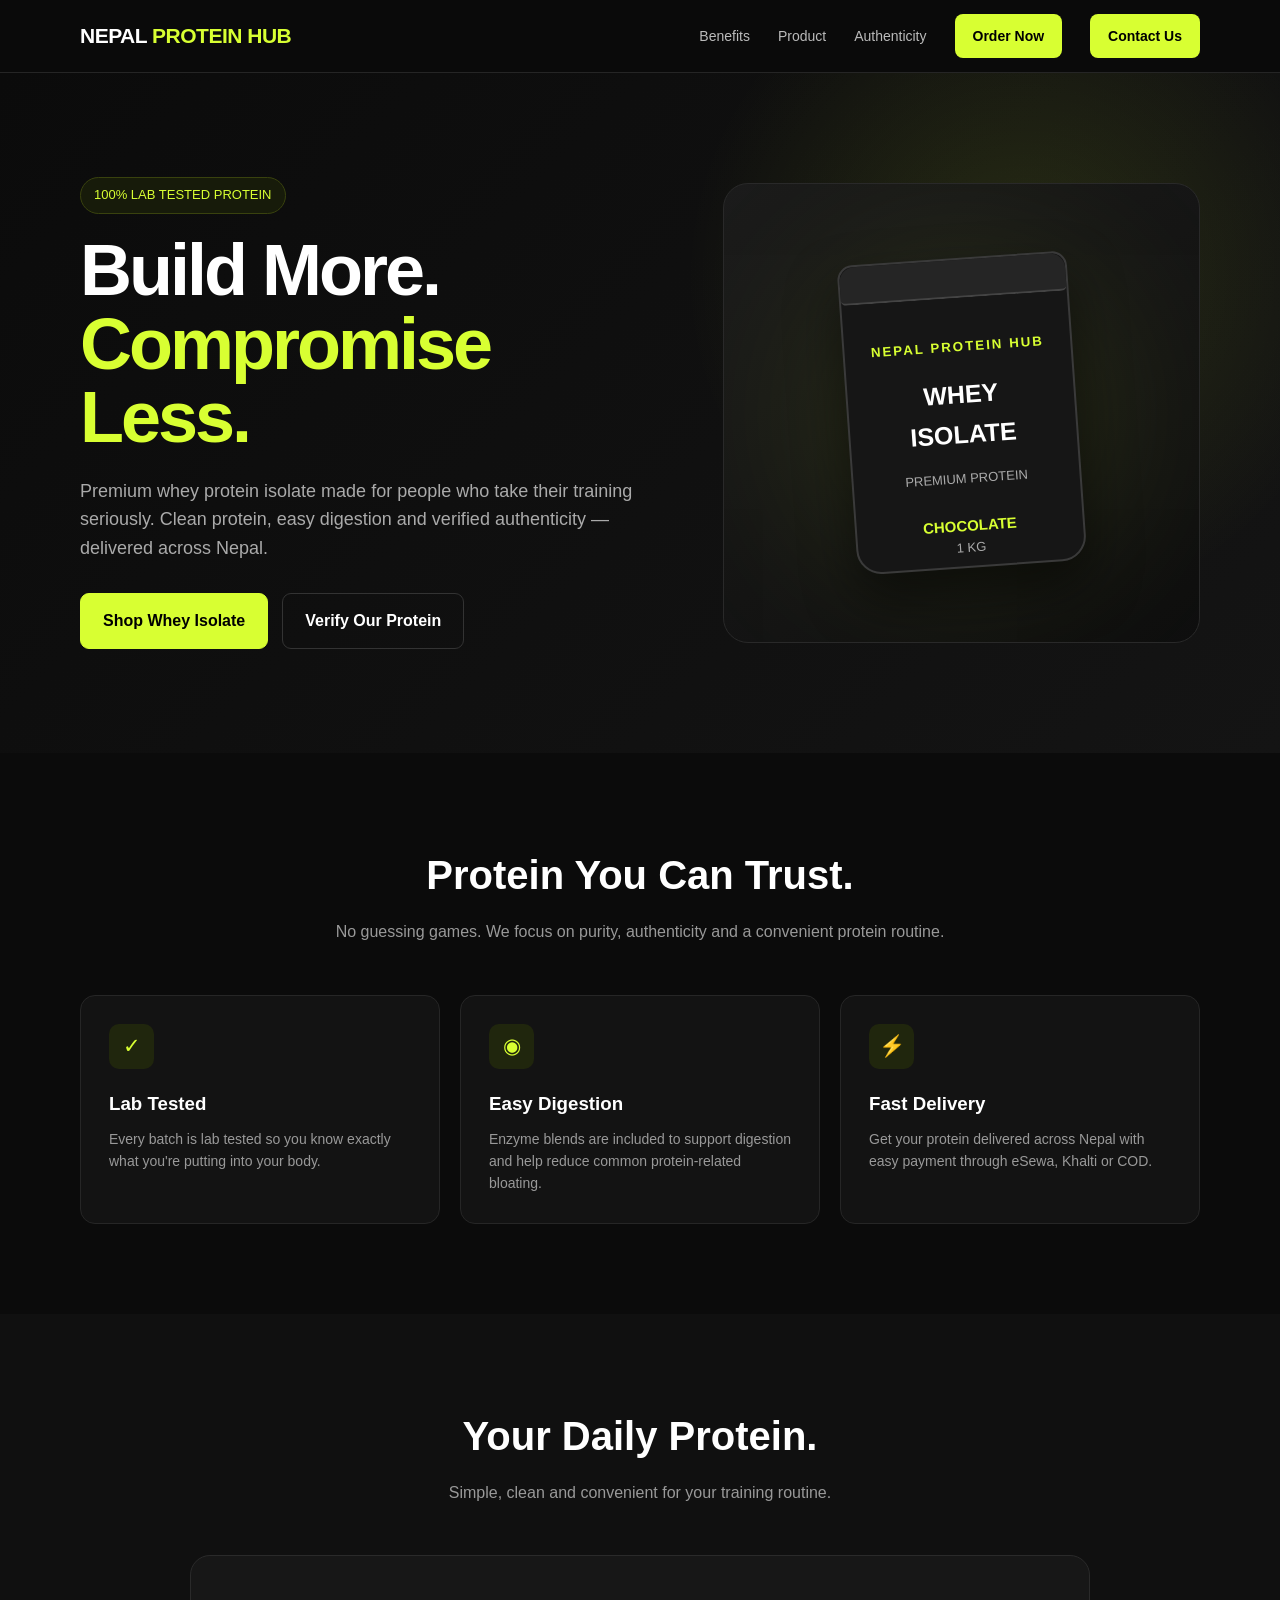
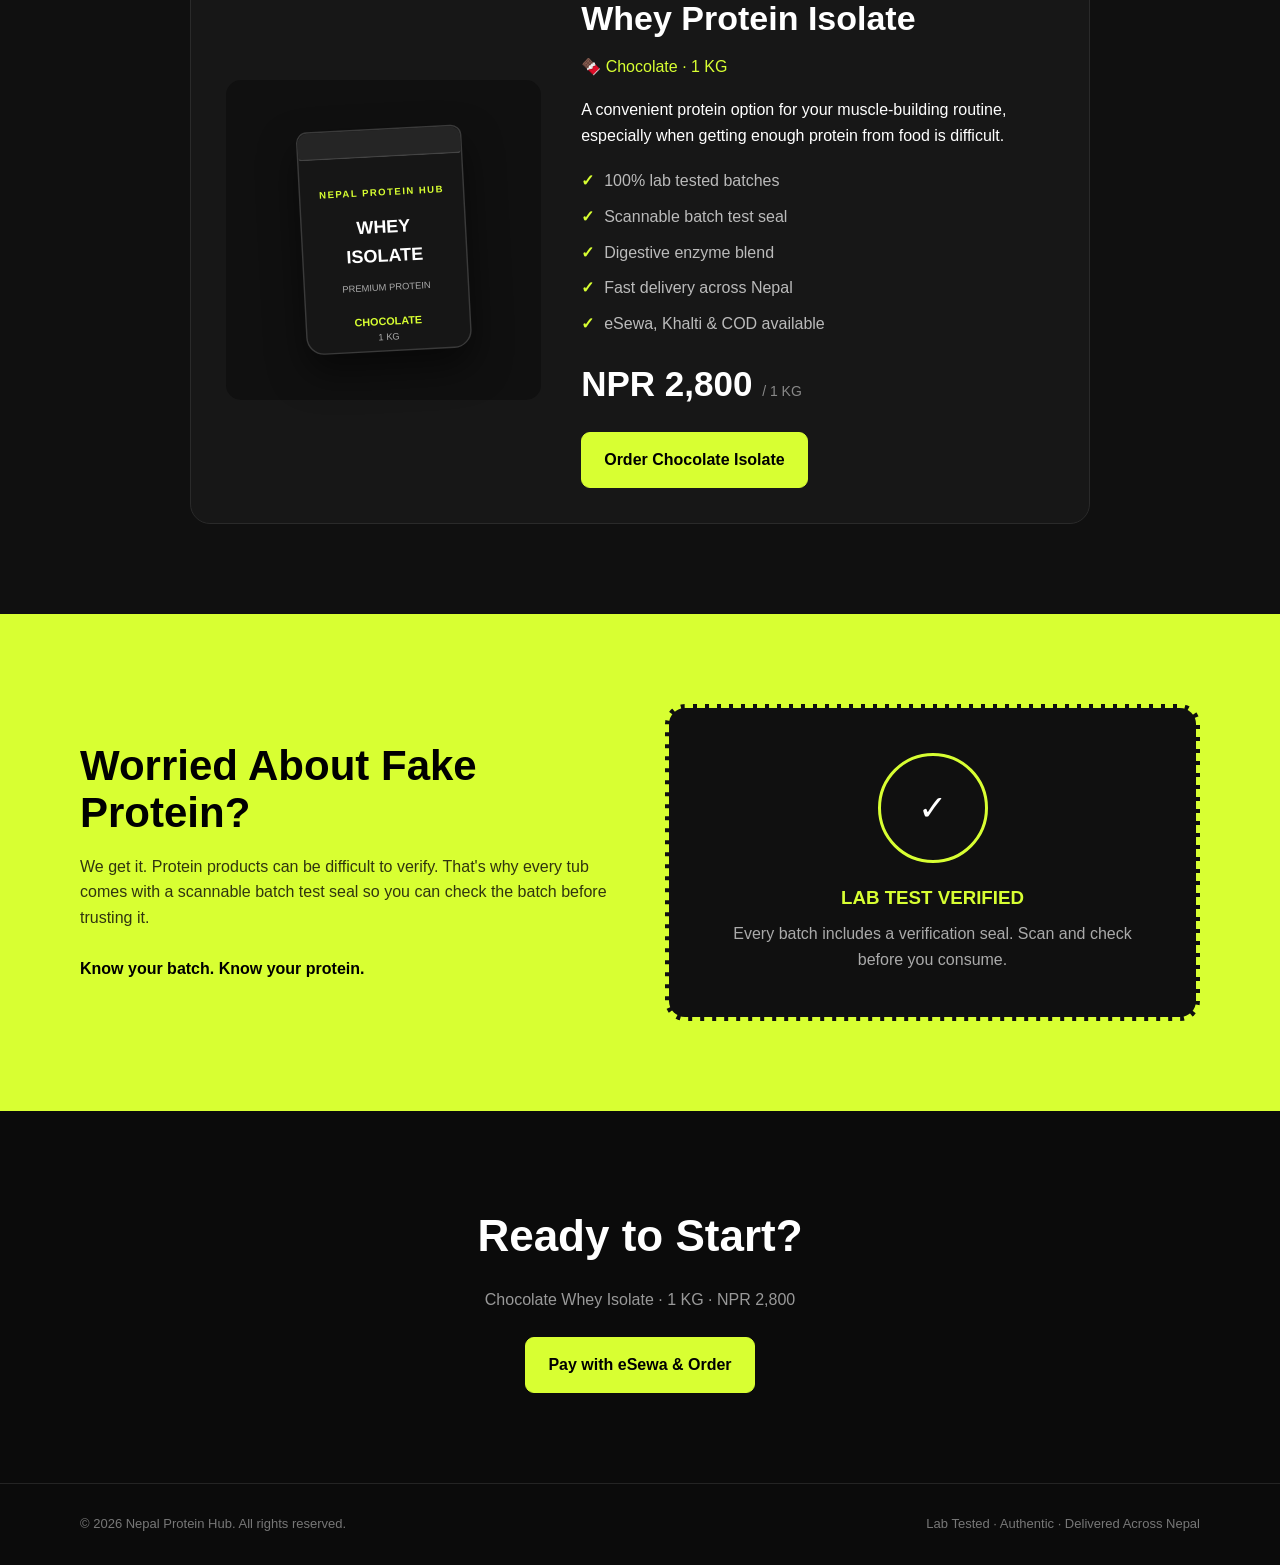
<file: index.html>
<!DOCTYPE html>
<html lang="en">
<head>
  <meta charset="UTF-8" />
  <meta name="viewport" content="width=device-width, initial-scale=1.0" />
  <title>Nepal Protein Hub | Premium Whey Protein</title>

  <style>
    * {
      margin: 0;
      padding: 0;
      box-sizing: border-box;
    }

    html {
      scroll-behavior: smooth;
    }

    body {
      font-family: Arial, Helvetica, sans-serif;
      background: #0b0b0b;
      color: #fff;
      line-height: 1.6;
    }

    a {
      text-decoration: none;
      color: inherit;
    }

    .container {
      width: min(1120px, 92%);
      margin: auto;
    }

    /* NAVBAR */
    nav {
      position: sticky;
      top: 0;
      z-index: 100;
      background: rgba(11, 11, 11, 0.95);
      border-bottom: 1px solid #252525;
      backdrop-filter: blur(10px);
    }

    .nav-inner {
      height: 72px;
      display: flex;
      align-items: center;
      justify-content: space-between;
    }

    .logo {
      font-size: 21px;
      font-weight: 800;
      letter-spacing: -0.5px;
    }

    .logo span {
      color: #d8ff32;
    }

    .nav-links {
      display: flex;
      gap: 28px;
      align-items: center;
      color: #bbb;
      font-size: 14px;
    }

    .nav-links a:hover {
      color: #fff;
    }

    .nav-btn {
      background: #d8ff32;
      color: #000;
      padding: 11px 18px;
      border-radius: 8px;
      font-weight: 700;
    }

    /* HERO */
    .hero {
      min-height: 680px;
      display: flex;
      align-items: center;
      background:
        radial-gradient(circle at 80% 30%, rgba(216,255,50,.12), transparent 30%),
        linear-gradient(135deg, #0b0b0b, #141414);
    }

    .hero-grid {
      display: grid;
      grid-template-columns: 1.1fr .9fr;
      gap: 60px;
      align-items: center;
    }

    .badge {
      display: inline-block;
      border: 1px solid #39420e;
      color: #d8ff32;
      background: #171b0a;
      padding: 7px 13px;
      border-radius: 30px;
      font-size: 13px;
      margin-bottom: 20px;
    }

    h1 {
      font-size: clamp(42px, 6vw, 72px);
      line-height: 1.02;
      letter-spacing: -3px;
      margin-bottom: 22px;
    }

    h1 span {
      color: #d8ff32;
    }

    .hero-text {
      color: #aaa;
      max-width: 560px;
      font-size: 18px;
      margin-bottom: 30px;
    }

    .buttons {
      display: flex;
      gap: 14px;
      flex-wrap: wrap;
    }

    .btn {
      display: inline-block;
      padding: 14px 22px;
      border-radius: 9px;
      font-weight: 700;
      border: 1px solid #333;
    }

    .btn-primary {
      background: #d8ff32;
      color: #000;
      border-color: #d8ff32;
    }

    .btn-secondary {
      color: #fff;
    }

    .btn:hover {
      transform: translateY(-2px);
    }

    /* PRODUCT */
    .product-box {
      min-height: 460px;
      border-radius: 25px;
      background: linear-gradient(145deg, #1b1b1b, #0e0e0e);
      border: 1px solid #292929;
      display: flex;
      justify-content: center;
      align-items: center;
      position: relative;
      overflow: hidden;
    }

    .glow {
      position: absolute;
      width: 280px;
      height: 280px;
      border-radius: 50%;
      background: #d8ff32;
      filter: blur(100px);
      opacity: .15;
    }

    .protein-tub {
      width: 230px;
      height: 310px;
      background: #161616;
      border: 2px solid #3a3a3a;
      border-radius: 15px 15px 25px 25px;
      z-index: 2;
      box-shadow: 0 25px 50px rgba(0,0,0,.5);
      transform: rotate(-4deg);
    }

    .tub-lid {
      height: 38px;
      background: #252525;
      border-radius: 15px 15px 5px 5px;
      border-bottom: 2px solid #444;
    }

    .tub-label {
      padding: 35px 18px;
      text-align: center;
    }

    .tub-label small {
      color: #d8ff32;
      font-weight: bold;
      letter-spacing: 2px;
    }

    .tub-label h2 {
      font-size: 25px;
      margin: 15px 0;
    }

    .tub-label p {
      color: #aaa;
      font-size: 13px;
    }

    .tub-label strong {
      display: block;
      margin-top: 25px;
      color: #d8ff32;
      font-size: 15px;
    }

    /* FEATURES */
    section {
      padding: 90px 0;
    }

    .section-heading {
      text-align: center;
      max-width: 650px;
      margin: 0 auto 50px;
    }

    .section-heading h2 {
      font-size: 40px;
      margin-bottom: 12px;
    }

    .section-heading p {
      color: #999;
    }

    .features {
      display: grid;
      grid-template-columns: repeat(3, 1fr);
      gap: 20px;
    }

    .feature {
      padding: 28px;
      background: #131313;
      border: 1px solid #262626;
      border-radius: 15px;
    }

    .icon {
      width: 45px;
      height: 45px;
      display: flex;
      align-items: center;
      justify-content: center;
      background: #20260d;
      color: #d8ff32;
      border-radius: 10px;
      font-size: 21px;
      margin-bottom: 20px;
    }

    .feature h3 {
      margin-bottom: 9px;
    }

    .feature p {
      color: #999;
      font-size: 14px;
    }

    /* PRODUCT SECTION */
    .product-section {
      background: #101010;
    }

    .product-card {
      max-width: 900px;
      margin: auto;
      background: #171717;
      border: 1px solid #2a2a2a;
      border-radius: 20px;
      padding: 35px;
      display: grid;
      grid-template-columns: .8fr 1.2fr;
      gap: 40px;
      align-items: center;
    }

    .product-image {
      min-height: 320px;
      background: #101010;
      border-radius: 15px;
      display: flex;
      justify-content: center;
      align-items: center;
    }

    .small-tub {
      transform: scale(.72) rotate(-3deg);
    }

    .product-info h2 {
      font-size: 34px;
      margin-bottom: 8px;
    }

    .flavor {
      color: #d8ff32;
      margin-bottom: 18px;
    }

    .product-info ul {
      list-style: none;
      margin: 20px 0;
    }

    .product-info li {
      margin: 10px 0;
      color: #bbb;
    }

    .product-info li::before {
      content: "✓";
      color: #d8ff32;
      font-weight: bold;
      margin-right: 10px;
    }

    .price {
      font-size: 35px;
      font-weight: 800;
      margin: 20px 0;
    }

    .price small {
      color: #888;
      font-size: 14px;
      font-weight: normal;
    }

    /* AUTHENTICITY */
    .auth {
      background: #d8ff32;
      color: #000;
    }

    .auth-grid {
      display: grid;
      grid-template-columns: 1fr 1fr;
      gap: 50px;
      align-items: center;
    }

    .auth h2 {
      font-size: 42px;
      line-height: 1.1;
      margin-bottom: 18px;
    }

    .auth p {
      color: #30350f;
    }

    .seal {
      background: #101010;
      color: white;
      border-radius: 20px;
      padding: 45px;
      text-align: center;
      border: 4px dashed #d8ff32;
    }

    .seal-circle {
      width: 110px;
      height: 110px;
      margin: auto auto 20px;
      border-radius: 50%;
      border: 3px solid #d8ff32;
      display: flex;
      align-items: center;
      justify-content: center;
      font-size: 35px;
    }

    .seal h3 {
      color: #d8ff32;
      margin-bottom: 8px;
    }

    .seal p {
      color: #aaa;
    }

    /* CTA */
    .cta {
      text-align: center;
    }

    .cta h2 {
      font-size: 44px;
      margin-bottom: 15px;
    }

    .cta p {
      color: #999;
      margin-bottom: 25px;
    }

    /* FOOTER */
    footer {
      border-top: 1px solid #242424;
      padding: 30px 0;
      color: #777;
      font-size: 13px;
    }

    .footer-inner {
      display: flex;
      justify-content: space-between;
      gap: 20px;
    }

    /* MOBILE */
    @media (max-width: 800px) {
      .nav-links {
        display: none;
      }

      .hero-grid,
      .product-card,
      .auth-grid {
        grid-template-columns: 1fr;
      }

      .hero {
        padding: 70px 0;
      }

      .features {
        grid-template-columns: 1fr;
      }

      .product-box {
        min-height: 400px;
      }

      .footer-inner {
        flex-direction: column;
      }

      h1 {
        letter-spacing: -2px;
      }
    }
  </style>
</head>

<body>

  <!-- NAVBAR -->
  <nav>
    <div class="container nav-inner">
      <a href="#" class="logo">NEPAL <span>PROTEIN HUB</span></a>

      <div class="nav-links">
        <a href="#benefits">Benefits</a>
        <a href="#product">Product</a>
        <a href="#authenticity">Authenticity</a>
        <a href="#order" class="nav-btn">Order Now</a>
        <a href="contact.html" class="nav-btn">Contact Us</a>
      </div>
    </div>
  </nav>


  <!-- HERO -->
  <header class="hero">
    <div class="container hero-grid">

      <div>
        <span class="badge">100% LAB TESTED PROTEIN</span>

        <h1>
          Build More.<br>
          <span>Compromise Less.</span>
        </h1>

        <p class="hero-text">
          Premium whey protein isolate made for people who take their
          training seriously. Clean protein, easy digestion and verified
          authenticity — delivered across Nepal.
        </p>

        <div class="buttons">
          <a href="#product" class="btn btn-primary">Shop Whey Isolate</a>
          <a href="#authenticity" class="btn btn-secondary">Verify Our Protein</a>
        </div>
      </div>


      <div class="product-box">
        <div class="glow"></div>

        <div class="protein-tub">
          <div class="tub-lid"></div>

          <div class="tub-label">
            <small>NEPAL PROTEIN HUB</small>
            <h2>WHEY<br>ISOLATE</h2>
            <p>PREMIUM PROTEIN</p>
            <strong>CHOCOLATE</strong>
            <p>1 KG</p>
          </div>
        </div>
      </div>

    </div>
  </header>


  <!-- BENEFITS -->
  <section id="benefits">
    <div class="container">

      <div class="section-heading">
        <h2>Protein You Can Trust.</h2>
        <p>
          No guessing games. We focus on purity, authenticity and a
          convenient protein routine.
        </p>
      </div>

      <div class="features">

        <div class="feature">
          <div class="icon">✓</div>
          <h3>Lab Tested</h3>
          <p>
            Every batch is lab tested so you know exactly what you're
            putting into your body.
          </p>
        </div>

        <div class="feature">
          <div class="icon">◉</div>
          <h3>Easy Digestion</h3>
          <p>
            Enzyme blends are included to support digestion and help
            reduce common protein-related bloating.
          </p>
        </div>

        <div class="feature">
          <div class="icon">⚡</div>
          <h3>Fast Delivery</h3>
          <p>
            Get your protein delivered across Nepal with easy payment
            through eSewa, Khalti or COD.
          </p>
        </div>

      </div>
    </div>
  </section>


  <!-- PRODUCT -->
  <section id="product" class="product-section">
    <div class="container">

      <div class="section-heading">
        <h2>Your Daily Protein.</h2>
        <p>
          Simple, clean and convenient for your training routine.
        </p>
      </div>

      <div class="product-card">

        <div class="product-image">
          <div class="protein-tub small-tub">
            <div class="tub-lid"></div>

            <div class="tub-label">
              <small>NEPAL PROTEIN HUB</small>
              <h2>WHEY<br>ISOLATE</h2>
              <p>PREMIUM PROTEIN</p>
              <strong>CHOCOLATE</strong>
              <p>1 KG</p>
            </div>
          </div>
        </div>

        <div class="product-info">

          <h2>Whey Protein Isolate</h2>
          <div class="flavor">🍫 Chocolate · 1 KG</div>

          <p>
            A convenient protein option for your muscle-building
            routine, especially when getting enough protein from food
            is difficult.
          </p>

          <ul>
            <li>100% lab tested batches</li>
            <li>Scannable batch test seal</li>
            <li>Digestive enzyme blend</li>
            <li>Fast delivery across Nepal</li>
            <li>eSewa, Khalti & COD available</li>
          </ul>

          <div class="price">
            NPR 2,800 <small>/ 1 KG</small>
          </div>

          <a
            href="https://wa.me/"
            class="btn btn-primary"
          >
            Order Chocolate Isolate
          </a>

        </div>

      </div>
    </div>
  </section>


  <!-- AUTHENTICITY -->
  <section id="authenticity" class="auth">
    <div class="container auth-grid">

      <div>
        <h2>Worried About Fake Protein?</h2>

        <p>
          We get it. Protein products can be difficult to verify.
          That's why every tub comes with a scannable batch test seal
          so you can check the batch before trusting it.
        </p>

        <br>

        <strong>
          Know your batch. Know your protein.
        </strong>
      </div>

      <div class="seal">
        <div class="seal-circle">✓</div>

        <h3>LAB TEST VERIFIED</h3>

        <p>
          Every batch includes a verification seal.
          Scan and check before you consume.
        </p>
      </div>

    </div>
  </section>


  <!-- CTA -->
  <section id="order" class="cta">
    <div class="container">

      <h2>Ready to Start?</h2>

      <p>
        Chocolate Whey Isolate · 1 KG · NPR 2,800
      </p>

      <a href="#" class="btn btn-primary">
        Pay with eSewa & Order
      </a>

    </div>
  </section>


  <!-- FOOTER -->
  <footer>
    <div class="container footer-inner">
      <div>
        © 2026 Nepal Protein Hub. All rights reserved.
      </div>

      <div>
        Lab Tested · Authentic · Delivered Across Nepal
      </div>
    </div>
  </footer>


  <script>
    // Simple smooth interaction for order buttons
    document.querySelectorAll('a[href="#product"]').forEach(link => {
      link.addEventListener('click', function () {
        console.log("User selected Whey Isolate");
      });
    });
  </script>

</body>
</html>
</file>
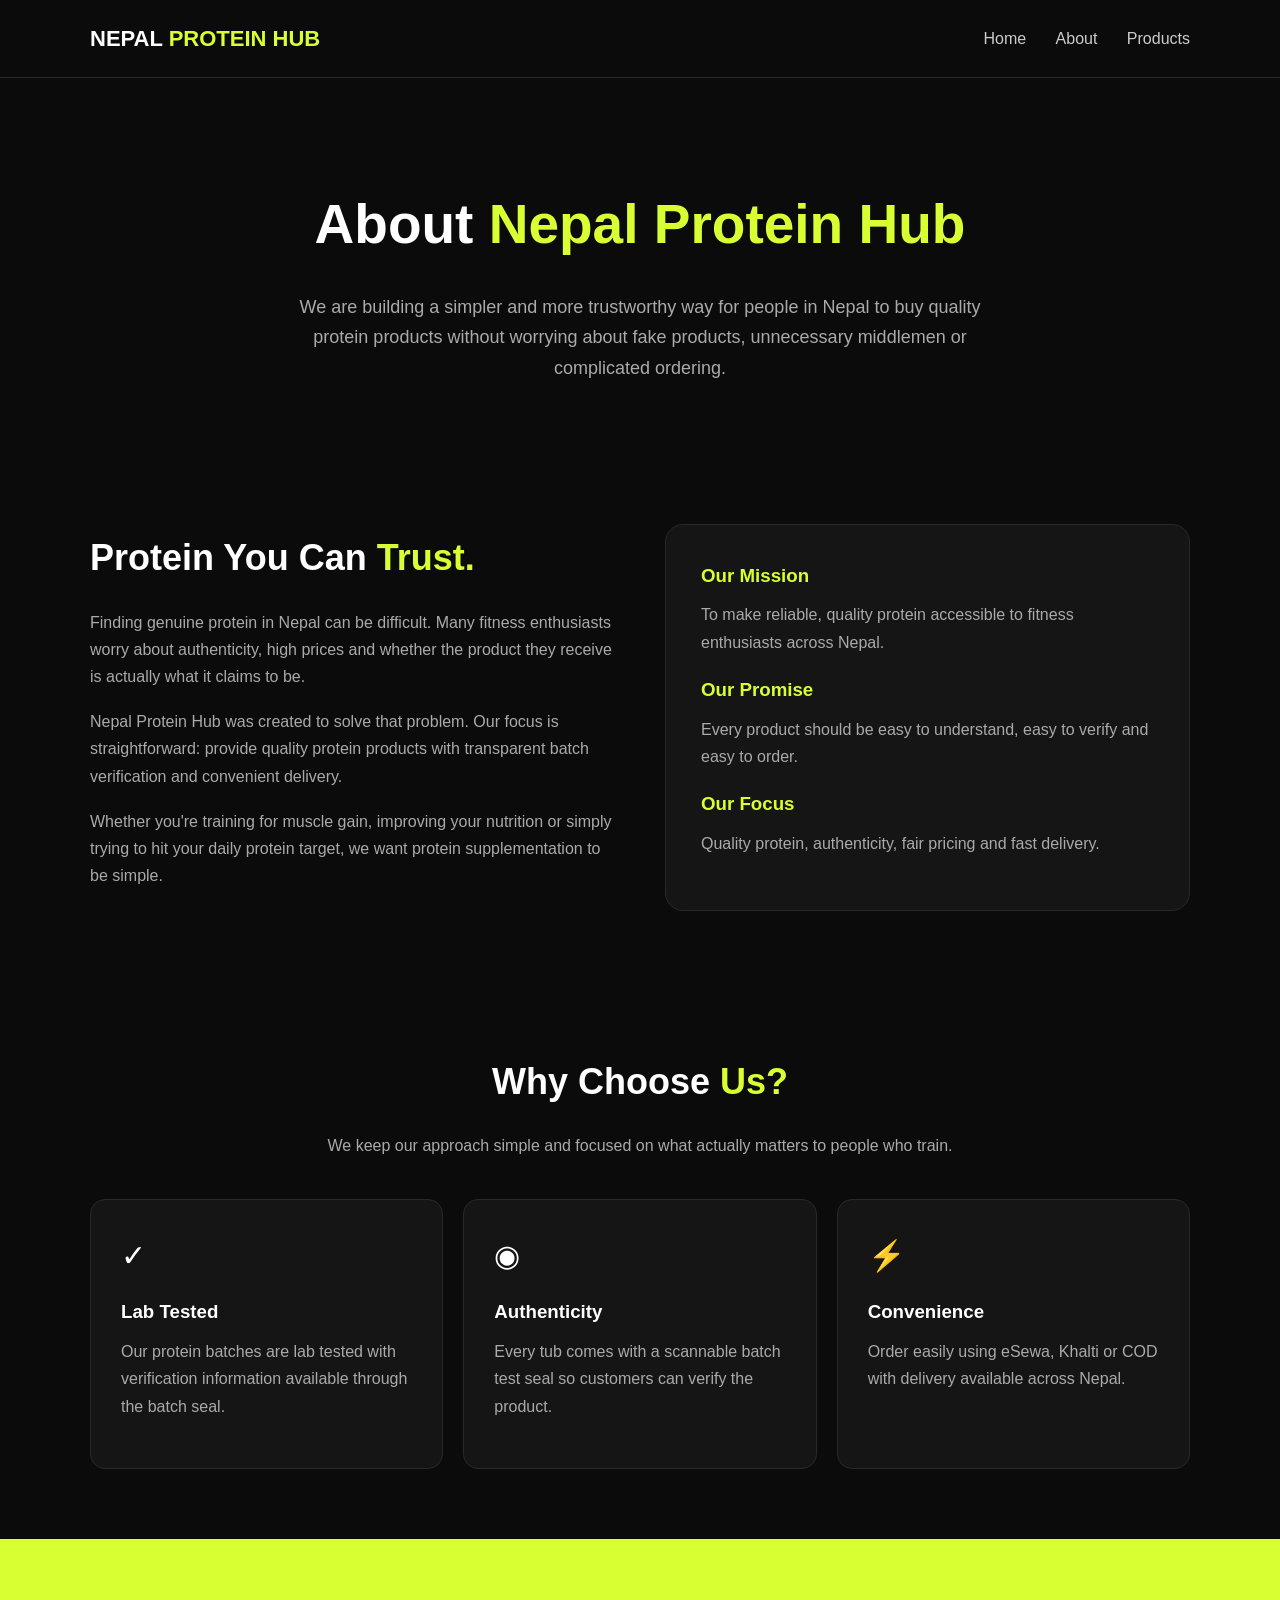
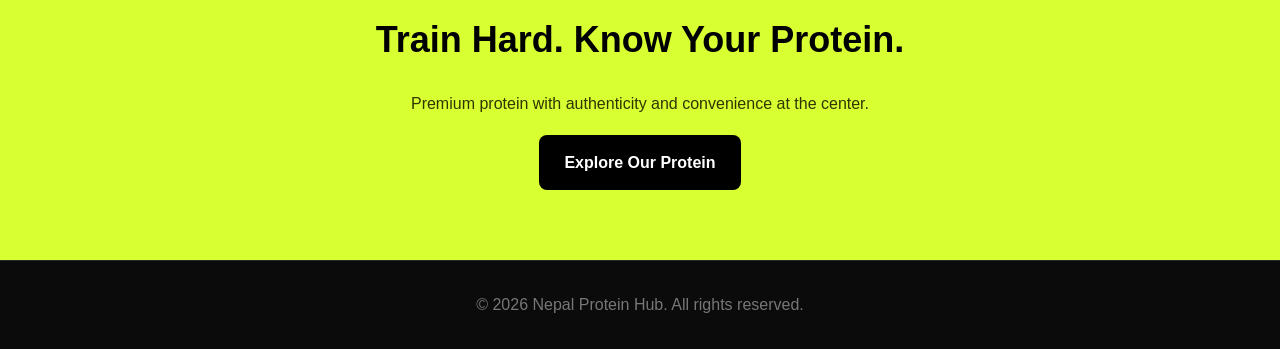
<file: about.html>
<!DOCTYPE html>
<html lang="en">
<head>
  <meta charset="UTF-8">
  <meta name="viewport" content="width=device-width, initial-scale=1.0">
  <title>About Us | Nepal Protein Hub</title>

  <style>
    * {
      margin: 0;
      padding: 0;
      box-sizing: border-box;
    }

    body {
      font-family: Arial, sans-serif;
      background: #0b0b0b;
      color: #fff;
      line-height: 1.7;
    }

    .container {
      width: 90%;
      max-width: 1100px;
      margin: auto;
    }

    nav {
      padding: 20px 0;
      border-bottom: 1px solid #292929;
    }

    .nav {
      display: flex;
      justify-content: space-between;
      align-items: center;
    }

    .logo {
      font-size: 22px;
      font-weight: bold;
    }

    .logo span {
      color: #d8ff32;
    }

    nav a {
      color: #ccc;
      text-decoration: none;
      margin-left: 25px;
    }

    nav a:hover {
      color: #d8ff32;
    }

    .hero {
      text-align: center;
      padding: 100px 20px 70px;
    }

    .hero h1 {
      font-size: 55px;
      margin-bottom: 20px;
    }

    .hero h1 span {
      color: #d8ff32;
    }

    .hero p {
      max-width: 700px;
      margin: auto;
      color: #aaa;
      font-size: 18px;
    }

    section {
      padding: 70px 0;
    }

    .content {
      display: grid;
      grid-template-columns: 1fr 1fr;
      gap: 50px;
      align-items: center;
    }

    h2 {
      font-size: 36px;
      margin-bottom: 20px;
    }

    h2 span {
      color: #d8ff32;
    }

    p {
      color: #aaa;
      margin-bottom: 18px;
    }

    .card {
      background: #151515;
      border: 1px solid #292929;
      border-radius: 18px;
      padding: 35px;
    }

    .card h3 {
      color: #d8ff32;
      margin-bottom: 10px;
    }

    .values {
      display: grid;
      grid-template-columns: repeat(3, 1fr);
      gap: 20px;
      margin-top: 40px;
    }

    .value {
      background: #151515;
      border: 1px solid #292929;
      border-radius: 15px;
      padding: 30px;
    }

    .value .icon {
      font-size: 30px;
      margin-bottom: 15px;
    }

    .value h3 {
      margin-bottom: 10px;
    }

    .cta {
      text-align: center;
      background: #d8ff32;
      color: #000;
      padding: 70px 20px;
    }

    .cta h2 {
      color: #000;
    }

    .cta p {
      color: #303500;
    }

    .btn {
      display: inline-block;
      background: #000;
      color: #fff;
      padding: 14px 25px;
      border-radius: 8px;
      text-decoration: none;
      font-weight: bold;
    }

    footer {
      padding: 30px;
      text-align: center;
      color: #777;
      border-top: 1px solid #292929;
    }

    @media (max-width: 700px) {
      .hero h1 {
        font-size: 40px;
      }

      .content,
      .values {
        grid-template-columns: 1fr;
      }

      nav a {
        margin-left: 10px;
        font-size: 14px;
      }
    }
  </style>
</head>

<body>

  <!-- NAVIGATION -->
  <nav>
    <div class="container nav">
      <div class="logo">
        NEPAL <span>PROTEIN HUB</span>
      </div>

      <div>
        <a href="index.html">Home</a>
        <a href="about.html">About</a>
        <a href="index.html#product">Products</a>
      </div>
    </div>
  </nav>


  <!-- HERO -->
  <header class="hero">
    <div class="container">
      <h1>
        About <span>Nepal Protein Hub</span>
      </h1>

      <p>
        We are building a simpler and more trustworthy way for people
        in Nepal to buy quality protein products without worrying about
        fake products, unnecessary middlemen or complicated ordering.
      </p>
    </div>
  </header>


  <!-- OUR STORY -->
  <section>
    <div class="container content">

      <div>
        <h2>Protein You Can <span>Trust.</span></h2>

        <p>
          Finding genuine protein in Nepal can be difficult. Many
          fitness enthusiasts worry about authenticity, high prices and
          whether the product they receive is actually what it claims
          to be.
        </p>

        <p>
          Nepal Protein Hub was created to solve that problem. Our focus
          is straightforward: provide quality protein products with
          transparent batch verification and convenient delivery.
        </p>

        <p>
          Whether you're training for muscle gain, improving your
          nutrition or simply trying to hit your daily protein target,
          we want protein supplementation to be simple.
        </p>
      </div>

      <div class="card">
        <h3>Our Mission</h3>

        <p>
          To make reliable, quality protein accessible to fitness
          enthusiasts across Nepal.
        </p>

        <h3>Our Promise</h3>

        <p>
          Every product should be easy to understand, easy to verify
          and easy to order.
        </p>

        <h3>Our Focus</h3>

        <p>
          Quality protein, authenticity, fair pricing and fast delivery.
        </p>
      </div>

    </div>
  </section>


  <!-- VALUES -->
  <section>
    <div class="container">

      <div style="text-align:center;">
        <h2>Why Choose <span>Us?</span></h2>

        <p>
          We keep our approach simple and focused on what actually
          matters to people who train.
        </p>
      </div>

      <div class="values">

        <div class="value">
          <div class="icon">✓</div>
          <h3>Lab Tested</h3>

          <p>
            Our protein batches are lab tested with verification
            information available through the batch seal.
          </p>
        </div>

        <div class="value">
          <div class="icon">◉</div>
          <h3>Authenticity</h3>

          <p>
            Every tub comes with a scannable batch test seal so customers
            can verify the product.
          </p>
        </div>

        <div class="value">
          <div class="icon">⚡</div>
          <h3>Convenience</h3>

          <p>
            Order easily using eSewa, Khalti or COD with delivery
            available across Nepal.
          </p>
        </div>

      </div>

    </div>
  </section>


  <!-- CTA -->
  <section class="cta">
    <div class="container">

      <h2>Train Hard. Know Your Protein.</h2>

      <p>
        Premium protein with authenticity and convenience at the center.
      </p>

      <a href="index.html#product" class="btn">
        Explore Our Protein
      </a>

    </div>
  </section>


  <!-- FOOTER -->
  <footer>
    © 2026 Nepal Protein Hub. All rights reserved.
  </footer>

</body>
</html>
</file>
